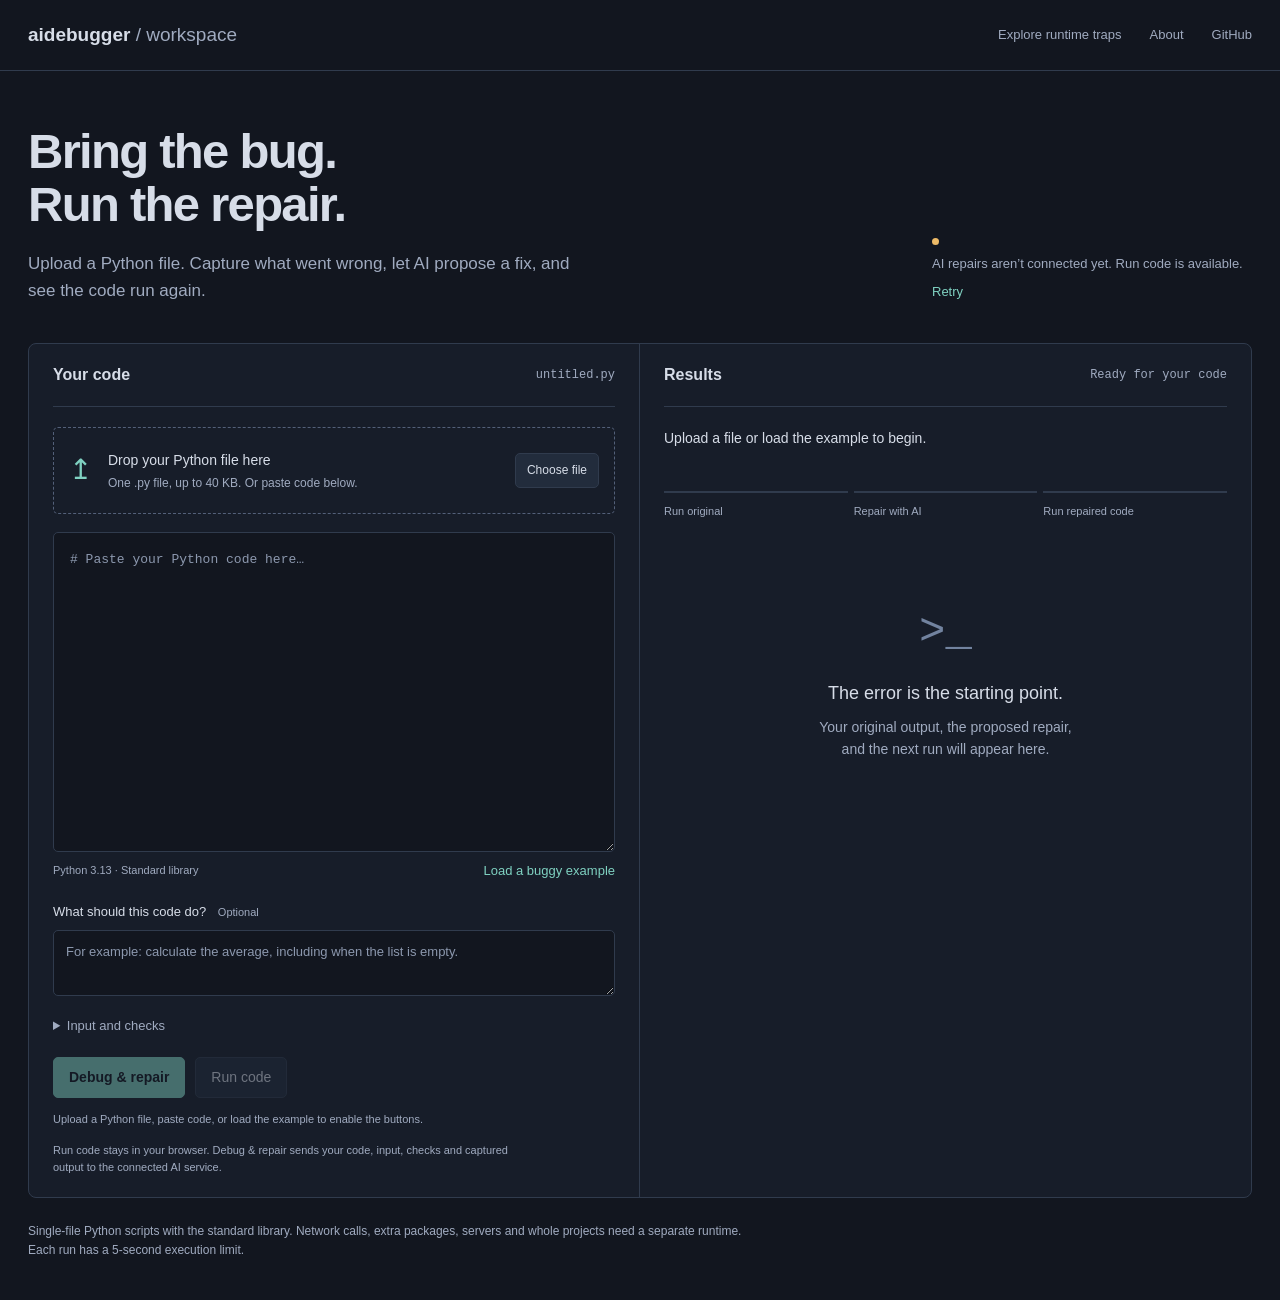
<file: docs/index.html>
<!doctype html>
<!-- Generated by scripts/build_workspace.py; edit docs/debug/index.html. -->
<html lang="en">
<head>
  <meta charset="utf-8">
  <meta name="viewport" content="width=device-width,initial-scale=1">
  <title>Debug your Python code · aidebugger</title>
  <meta name="description" content="Upload Python code, capture the error, repair it with AI, and run the result.">
  <link rel="stylesheet" href="debug/style.css">
  <script src="debug/config.js?v=cloud-ai-1"></script>
  <script type="module" src="debug/app.js?v=cloud-ai-1"></script>
</head>
<body>
  <header class="topbar">
    <a class="brand" href="./">aidebugger <span>/ workspace</span></a>
    <a href="./live/">Explore runtime traps</a>
    <a href="./about.html">About</a>
    <a href="https://github.com/riyadadlani02/aidebugger">GitHub</a>
  </header>
  <main>
    <div class="intro">
      <div><h1>Bring the bug.<br>Run the repair.</h1>
        <p>Upload a Python file. Capture what went wrong, let AI propose a fix, and see the code run again.</p></div>
      <div class="connection"><span class="indicator" id="connection-dot"></span><span id="connection">Checking AI connection…</span><button class="text-button" id="reconnect">Retry</button></div>
    </div>
    <div class="workspace">
      <section class="source-panel" aria-label="Your code">
        <div class="panel-heading"><h2>Your code</h2><span id="filename">untitled.py</span></div>
        <div class="upload" id="dropzone">
          <div class="upload-icon" aria-hidden="true">↥</div>
          <div><strong>Drop your Python file here</strong><p>One .py file, up to 40 KB. Or paste code below.</p></div>
          <label class="button secondary" for="file">Choose file</label>
          <input type="file" id="file" accept=".py,text/x-python" class="file-input">
        </div>
        <label class="sr-only" for="source">Python source code</label>
        <textarea id="source" class="code-editor" spellcheck="false" autocapitalize="off" autocomplete="off" placeholder="# Paste your Python code here…"></textarea>
        <div class="editor-footer"><span>Python 3.13 · Standard library</span><button id="example" class="text-button">Load a buggy example</button></div>
        <label class="field-label" for="goal">What should this code do? <span>Optional</span></label>
        <textarea id="goal" class="small-input" maxlength="2000" placeholder="For example: calculate the average, including when the list is empty."></textarea>
        <details class="inputs"><summary>Input and checks</summary>
          <label class="field-label" for="stdin">Standard input <span>One input() answer per line</span></label>
          <textarea id="stdin" class="small-input mono" maxlength="4000" spellcheck="false" placeholder="Answers your program reads from input()"></textarea>
          <label class="field-label" for="checks">Checks to run after the script <span>AI cannot edit these</span></label>
          <textarea id="checks" class="small-input mono" maxlength="8000" spellcheck="false" placeholder="assert average([2, 4]) == 3&#10;assert average([]) == 0"></textarea>
        </details>
        <div class="actions"><button id="debug" class="primary" disabled aria-describedby="action-hint">Debug &amp; repair</button><button id="run" class="secondary" disabled>Run code</button><button id="stop" class="danger" hidden>Stop</button></div>
        <p class="privacy" id="action-hint" role="status">Upload a Python file or paste code to enable the buttons.</p>
        <p class="privacy" id="privacy">Run code stays in your browser. Debug &amp; repair sends your code, input, checks and captured output to the connected AI service.</p>
      </section>
      <section class="results-panel" aria-label="Debugging results">
        <div class="panel-heading"><h2>Results</h2><span class="status" id="status">Ready for your code</span></div>
        <div id="message" role="status" aria-live="polite">Upload a file or load the example to begin.</div>
        <ol id="progress" class="progress" aria-label="Debugging progress"><li>Run original</li><li>Repair with AI</li><li>Run repaired code</li></ol>
        <div class="empty" id="empty"><div class="terminal-mark" aria-hidden="true">&gt;_</div><h3>The error is the starting point.</h3><p>Your original output, the proposed repair, and the next run will appear here.</p></div>
        <div id="results" hidden>
          <div id="runs"></div>
          <section class="repair" id="repair" hidden>
            <div class="result-heading"><h3>Proposed repair</h3><button id="download" class="text-button">Download .py</button></div>
            <p id="explanation"></p>
            <pre id="fixed-code" tabindex="0"></pre>
            <button id="use-fix" class="secondary">Use in editor</button>
          </section>
        </div>
      </section>
    </div>
    <footer>Single-file Python scripts with the standard library. Network calls, extra packages, servers and whole projects need a separate runtime. Each run has a 5-second execution limit.</footer>
  </main>
</body>
</html>
</file>
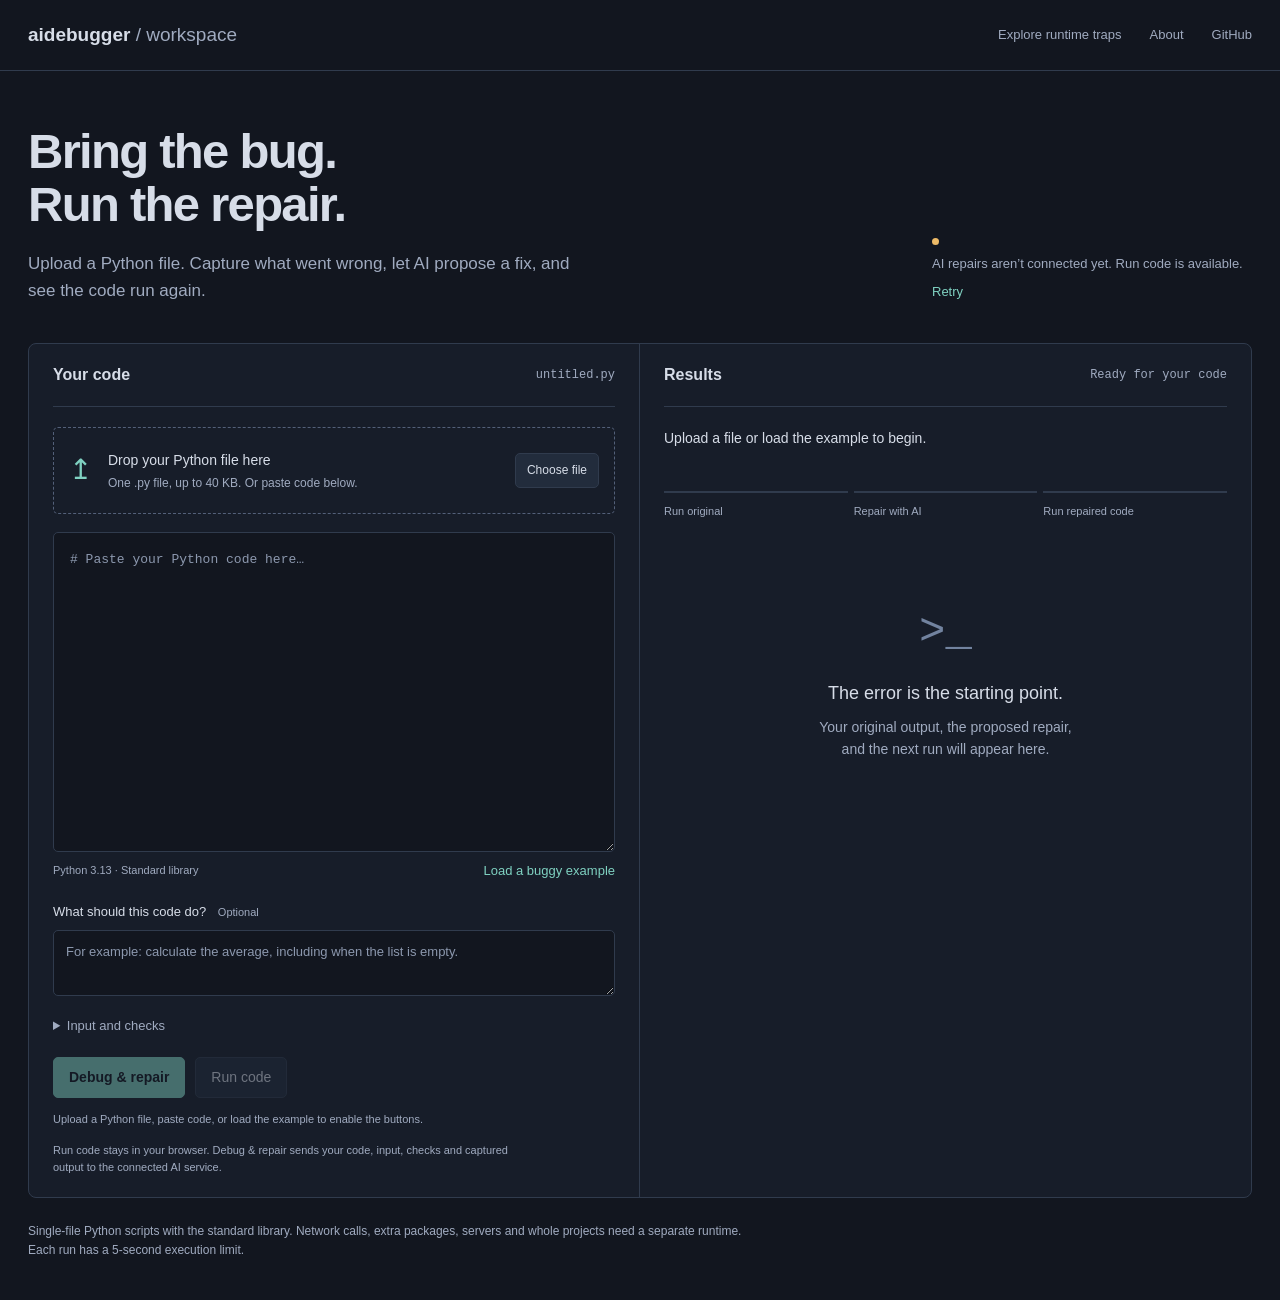
<file: docs/debug/index.html>
<!doctype html>
<html lang="en">
<head>
  <meta charset="utf-8">
  <meta name="viewport" content="width=device-width,initial-scale=1">
  <title>Debug your Python code · aidebugger</title>
  <meta name="description" content="Upload Python code, capture the error, repair it with AI, and run the result.">
  <link rel="stylesheet" href="style.css">
  <script src="config.js?v=cloud-ai-1"></script>
  <script type="module" src="app.js?v=cloud-ai-1"></script>
</head>
<body>
  <header class="topbar">
    <a class="brand" href="../">aidebugger <span>/ workspace</span></a>
    <a href="../live/">Explore runtime traps</a>
    <a href="../about.html">About</a>
    <a href="https://github.com/riyadadlani02/aidebugger">GitHub</a>
  </header>
  <main>
    <div class="intro">
      <div><h1>Bring the bug.<br>Run the repair.</h1>
        <p>Upload a Python file. Capture what went wrong, let AI propose a fix, and see the code run again.</p></div>
      <div class="connection"><span class="indicator" id="connection-dot"></span><span id="connection">Checking AI connection…</span><button class="text-button" id="reconnect">Retry</button></div>
    </div>
    <div class="workspace">
      <section class="source-panel" aria-label="Your code">
        <div class="panel-heading"><h2>Your code</h2><span id="filename">untitled.py</span></div>
        <div class="upload" id="dropzone">
          <div class="upload-icon" aria-hidden="true">↥</div>
          <div><strong>Drop your Python file here</strong><p>One .py file, up to 40 KB. Or paste code below.</p></div>
          <label class="button secondary" for="file">Choose file</label>
          <input type="file" id="file" accept=".py,text/x-python" class="file-input">
        </div>
        <label class="sr-only" for="source">Python source code</label>
        <textarea id="source" class="code-editor" spellcheck="false" autocapitalize="off" autocomplete="off" placeholder="# Paste your Python code here…"></textarea>
        <div class="editor-footer"><span>Python 3.13 · Standard library</span><button id="example" class="text-button">Load a buggy example</button></div>
        <label class="field-label" for="goal">What should this code do? <span>Optional</span></label>
        <textarea id="goal" class="small-input" maxlength="2000" placeholder="For example: calculate the average, including when the list is empty."></textarea>
        <details class="inputs"><summary>Input and checks</summary>
          <label class="field-label" for="stdin">Standard input <span>One input() answer per line</span></label>
          <textarea id="stdin" class="small-input mono" maxlength="4000" spellcheck="false" placeholder="Answers your program reads from input()"></textarea>
          <label class="field-label" for="checks">Checks to run after the script <span>AI cannot edit these</span></label>
          <textarea id="checks" class="small-input mono" maxlength="8000" spellcheck="false" placeholder="assert average([2, 4]) == 3&#10;assert average([]) == 0"></textarea>
        </details>
        <div class="actions"><button id="debug" class="primary" disabled aria-describedby="action-hint">Debug &amp; repair</button><button id="run" class="secondary" disabled>Run code</button><button id="stop" class="danger" hidden>Stop</button></div>
        <p class="privacy" id="action-hint" role="status">Upload a Python file or paste code to enable the buttons.</p>
        <p class="privacy" id="privacy">Run code stays in your browser. Debug &amp; repair sends your code, input, checks and captured output to the connected AI service.</p>
      </section>
      <section class="results-panel" aria-label="Debugging results">
        <div class="panel-heading"><h2>Results</h2><span class="status" id="status">Ready for your code</span></div>
        <div id="message" role="status" aria-live="polite">Upload a file or load the example to begin.</div>
        <ol id="progress" class="progress" aria-label="Debugging progress"><li>Run original</li><li>Repair with AI</li><li>Run repaired code</li></ol>
        <div class="empty" id="empty"><div class="terminal-mark" aria-hidden="true">&gt;_</div><h3>The error is the starting point.</h3><p>Your original output, the proposed repair, and the next run will appear here.</p></div>
        <div id="results" hidden>
          <div id="runs"></div>
          <section class="repair" id="repair" hidden>
            <div class="result-heading"><h3>Proposed repair</h3><button id="download" class="text-button">Download .py</button></div>
            <p id="explanation"></p>
            <pre id="fixed-code" tabindex="0"></pre>
            <button id="use-fix" class="secondary">Use in editor</button>
          </section>
        </div>
      </section>
    </div>
    <footer>Single-file Python scripts with the standard library. Network calls, extra packages, servers and whole projects need a separate runtime. Each run has a 5-second execution limit.</footer>
  </main>
</body>
</html>
</file>
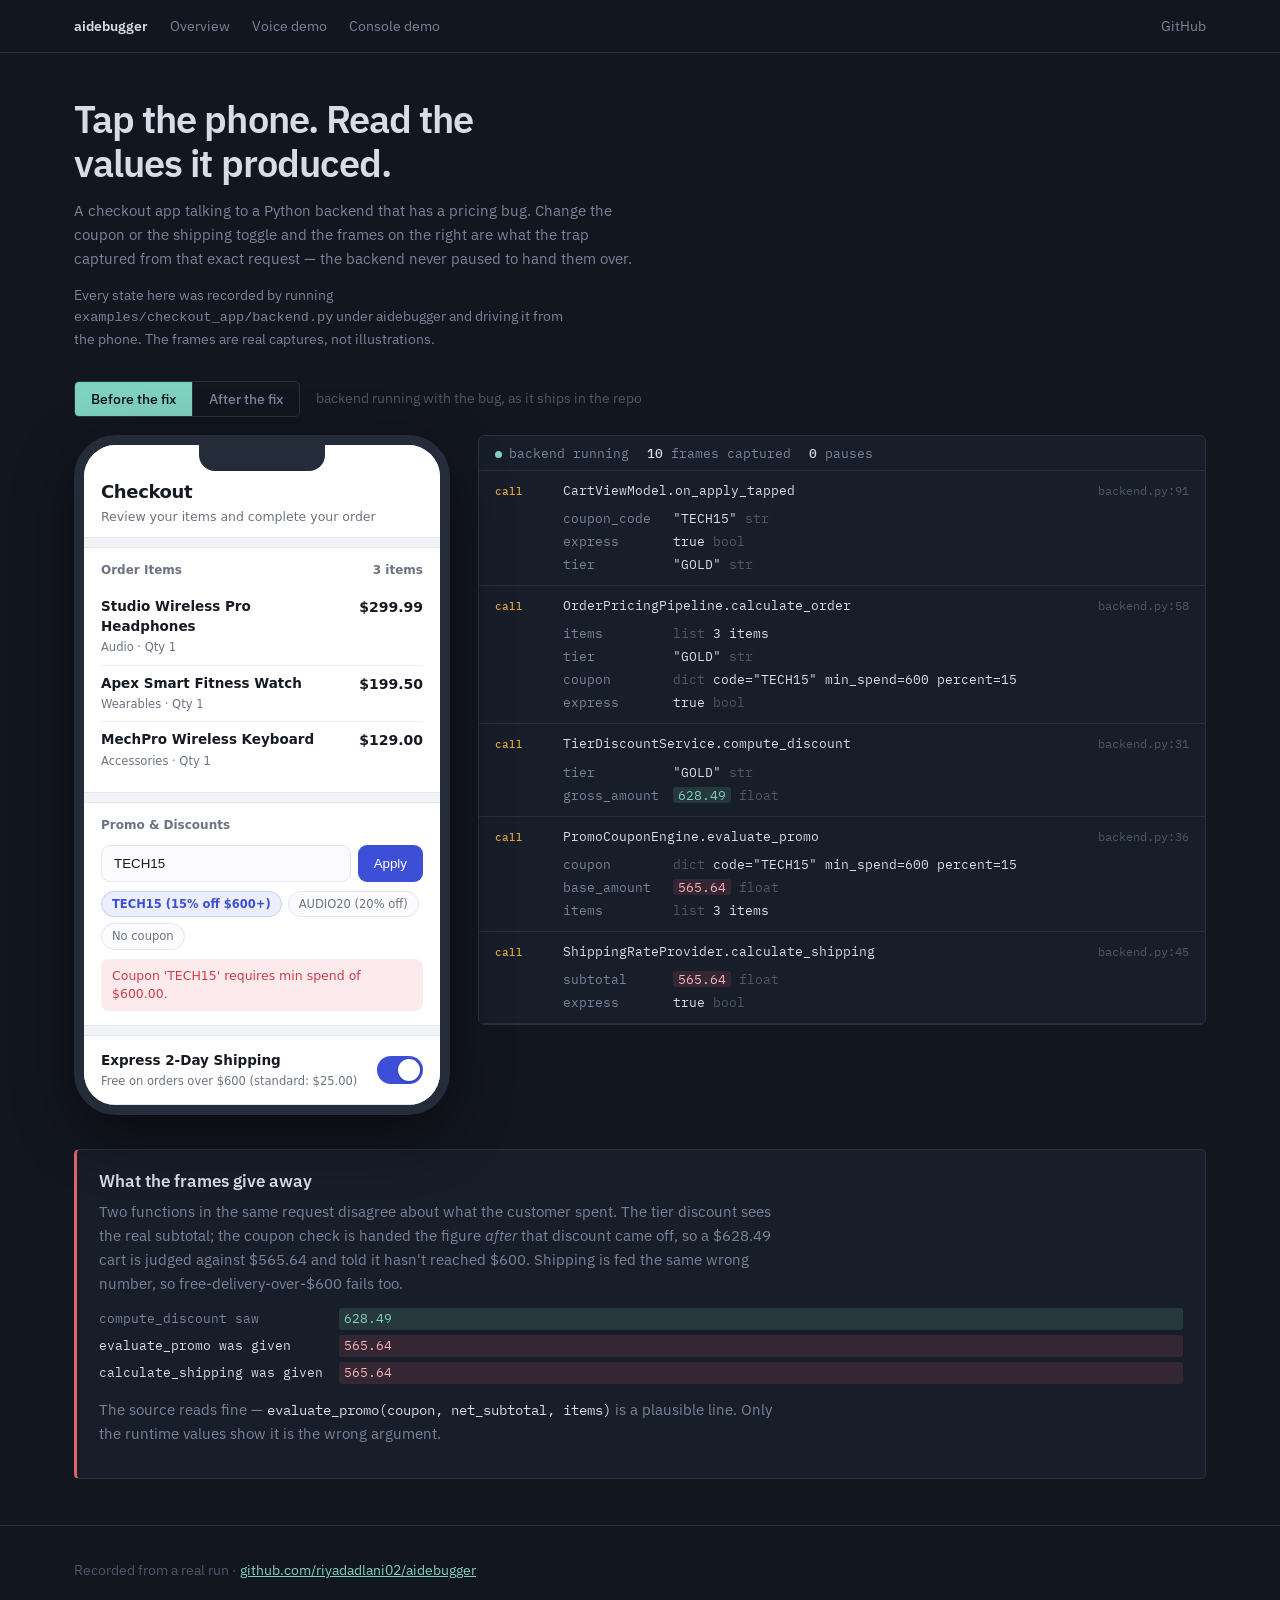
<file: docs/demo-phone/index.html>
<!doctype html>
<html lang="en">
<meta charset="utf-8">
<meta name="viewport" content="width=device-width,initial-scale=1">
<title>aidebugger — tap the phone, read the values</title>
<link rel="preconnect" href="https://fonts.gstatic.com" crossorigin>
<link href="https://fonts.googleapis.com/css2?family=IBM+Plex+Mono:wght@400;500&family=IBM+Plex+Sans:wght@400;500;600&display=swap" rel="stylesheet">
<style>
  :root{
    --ink:#12161f; --ink2:#171d29; --line:#28313f; --text:#d7dde8; --dim:#79839a;
    --faint:#4d5768; --live:#7fd1c1; --call:#e0a33e; --return:#3fb8a0; --bad:#e0656f;
    --sans:"IBM Plex Sans",ui-sans-serif,system-ui,-apple-system,sans-serif;
    --mono:"IBM Plex Mono",ui-monospace,SFMono-Regular,Menlo,monospace;
  }
  *{box-sizing:border-box}
  body{margin:0;background:var(--ink);color:var(--text);font:15px/1.6 var(--sans)}
  .wrap{max-width:1180px;margin:0 auto;padding:0 24px}
  a{color:var(--live)}
  nav{border-bottom:1px solid var(--line)}
  nav .wrap{display:flex;gap:22px;align-items:center;padding:15px 24px;font-size:14px}
  nav .logo{font-weight:600}
  nav a{color:var(--dim);text-decoration:none}
  nav a:hover{color:var(--text)}
  nav .sp{margin-left:auto}

  header.top{padding:44px 0 30px}
  h1{font:600 clamp(26px,3.6vw,38px)/1.15 var(--sans);letter-spacing:-.025em;margin:0;max-width:22ch}
  header.top p{color:var(--dim);max-width:64ch;margin:14px 0 0}
  .note{color:var(--faint);font-size:13.5px;margin-top:10px}

  .stage{display:grid;grid-template-columns:376px 1fr;gap:28px;padding-bottom:34px;align-items:start}
  .fixbar{display:flex;align-items:center;gap:16px;margin:0 0 18px;flex-wrap:wrap}
  .seg{display:inline-flex;border:1px solid var(--line);border-radius:5px;overflow:hidden}
  .seg button{background:transparent;border:0;border-right:1px solid var(--line);
    color:var(--dim);font:500 14px/1 var(--sans);padding:10px 16px;cursor:pointer}
  .seg button:last-child{border-right:0}
  .seg button:hover{color:var(--text)}
  .seg button[aria-pressed=true]{background:var(--live);color:#0e1219}
  .seg button:focus-visible{outline:2px solid var(--live);outline-offset:2px}
  .segnote{color:var(--faint);font-size:13.5px}

  /* phone */
  .phone{border:10px solid #242b39;border-radius:42px;background:#f2f3f7;overflow:hidden;
         box-shadow:0 20px 60px rgba(0,0,0,.45);position:relative}
  .notch{position:absolute;top:0;left:50%;transform:translateX(-50%);width:126px;height:26px;
         background:#242b39;border-radius:0 0 16px 16px;z-index:3}
  .screen{height:660px;overflow-y:auto;background:#f2f3f7;color:#161a22;
          font:14px/1.45 -apple-system,BlinkMacSystemFont,"SF Pro Text",system-ui,sans-serif}
  .screen header{padding:34px 17px 11px;background:#fff;border-bottom:1px solid #e6e8ef}
  .screen h2{margin:0;font-size:18px;font-weight:650;letter-spacing:-.02em;color:#161a22}
  .screen header p{margin:3px 0 0;color:#6b7280;font-size:12.5px}
  .sec{background:#fff;margin:9px 0;padding:14px 17px;border-top:1px solid #e6e8ef;
       border-bottom:1px solid #e6e8ef}
  .sec h3{margin:0 0 10px;font-size:12px;font-weight:600;color:#6b7280;display:flex;
          justify-content:space-between}
  .it{display:flex;justify-content:space-between;gap:10px;padding:8px 0;border-bottom:1px solid #eef0f5}
  .it:last-child{border-bottom:0}
  .it b{display:block;font-weight:550;font-size:13.5px}
  .it small{color:#6b7280;font-size:11.5px}
  .it span{font-variant-numeric:tabular-nums;font-weight:550}
  .cprow{display:flex;gap:7px}
  .cprow input{flex:1;min-width:0;padding:10px 12px;border:1px solid #e6e8ef;border-radius:9px;
    font:14px inherit;background:#fbfbfd;color:#161a22}
  .cprow button{border:0;border-radius:9px;padding:10px 16px;font:600 14px inherit;
    background:#3d4fd6;color:#fff;cursor:pointer}
  .chips{display:flex;gap:6px;margin-top:9px;flex-wrap:wrap}
  .chip{border:1px solid #e6e8ef;background:#fbfbfd;border-radius:20px;padding:4px 10px;
        font-size:11.5px;color:#6b7280;cursor:pointer}
  .chip.on{background:#eceefb;border-color:#c9cff5;color:#3d4fd6;font-weight:600}
  .msg{margin-top:9px;padding:8px 11px;border-radius:8px;font-size:12.5px}
  .msg.err{background:#fdeaec;color:#d23b4e}
  .msg.ok{background:#e6f6ef;color:#0f9d6b}
  .tg{display:flex;justify-content:space-between;align-items:center;gap:12px;cursor:pointer}
  .tg b{font-size:13.5px} .tg p{margin:2px 0 0;color:#6b7280;font-size:11.5px}
  .sw{width:46px;height:28px;border-radius:20px;background:#d5d8e3;position:relative;flex:none;
      transition:background .18s}
  .sw::after{content:"";position:absolute;top:3px;left:3px;width:22px;height:22px;border-radius:50%;
             background:#fff;box-shadow:0 1px 3px rgba(0,0,0,.25);transition:transform .18s}
  .sw.on{background:#3d4fd6} .sw.on::after{transform:translateX(18px)}
  .r{display:flex;justify-content:space-between;padding:5px 0;font-size:13.5px;color:#6b7280}
  .r span:last-child{font-variant-numeric:tabular-nums;color:#161a22}
  .r .off{color:#0f9d6b}
  .r.tot{border-top:1px solid #e6e8ef;margin-top:7px;padding-top:10px;font-size:15px;
         font-weight:650;color:#161a22}
  .r.tot span:last-child{color:#3d4fd6}

  /* console */
  .console{border:1px solid var(--line);border-radius:6px;background:var(--ink2);overflow:hidden}
  .console .bar{padding:11px 16px;border-bottom:1px solid var(--line);display:flex;gap:18px;
                align-items:center;font:400 12.5px/1 var(--mono);color:var(--dim)}
  .console .bar b{color:var(--text);font-weight:500}
  .dot{width:7px;height:7px;border-radius:50%;background:var(--live);display:inline-block;
       margin-right:7px;animation:beat 1.8s ease-in-out infinite}
  @keyframes beat{0%,100%{opacity:1}50%{opacity:.25}}
  .frames{max-height:600px;overflow-y:auto}
  .fr{border-bottom:1px solid var(--line);padding:11px 16px}
  .fr-h{display:grid;grid-template-columns:56px 1fr auto;gap:12px;align-items:baseline}
  .kind{font:500 11px/1.4 var(--mono);color:var(--call)}
  .kind.return{color:var(--return)}
  .sym{font:400 13px/1.4 var(--mono);word-break:break-all}
  .where{font:400 11.5px/1.4 var(--mono);color:var(--faint);white-space:nowrap}
  .kv{display:grid;grid-template-columns:minmax(96px,auto) 1fr;gap:3px 14px;margin:8px 0 0 68px;
      font:400 12.5px/1.6 var(--mono)}
  .k{color:var(--dim)} .v{color:var(--text);word-break:break-all}
  .v .t{color:var(--faint)}
  .hot{background:rgba(224,101,111,.14);border-radius:3px;padding:0 5px;color:#ffb3b9}
  .warm{background:rgba(127,209,193,.14);border-radius:3px;padding:0 5px;color:var(--live)}

  .tell{border:1px solid var(--line);border-left:3px solid var(--bad);border-radius:5px;
        background:var(--ink2);padding:20px 22px;margin:0 0 46px}
  .tell h3{margin:0 0 8px;font:600 17px/1.3 var(--sans)}
  .tell p{margin:0 0 12px;color:var(--dim);max-width:76ch}
  .tell code{font-family:var(--mono);color:var(--text);font-size:13.5px}
  .tell .pair{display:grid;grid-template-columns:auto 1fr;gap:5px 16px;font:400 13px/1.7 var(--mono);
              margin-top:10px}
  .tell .pair span:first-child{color:var(--dim)}
  footer{padding:34px 0 60px;color:var(--faint);font-size:13.5px;border-top:1px solid var(--line)}
  @media (max-width:900px){.stage{grid-template-columns:1fr}.phone{max-width:376px}}
</style>

<nav><div class="wrap">
  <span class="logo">aidebugger</span>
  <a href="../">Overview</a>
  <a href="../demo-voice/">Voice demo</a>
  <a href="../demo/">Console demo</a>
  <span class="sp"></span>
  <a href="https://github.com/riyadadlani02/aidebugger">GitHub</a>
</div></nav>

<div class="wrap">
  <header class="top">
    <h1>Tap the phone. Read the values it produced.</h1>
    <p>A checkout app talking to a Python backend that has a pricing bug. Change the coupon or the
       shipping toggle and the frames on the right are what the trap captured from that exact
       request — the backend never paused to hand them over.</p>
    <p class="note">Every state here was recorded by running
       <code>examples/checkout_app/backend.py</code> under aidebugger and driving it from the phone.
       The frames are real captures, not illustrations.</p>
  </header>

  <div class="fixbar">
    <div class="seg" role="group" aria-label="Which version of the backend">
      <button id="segBroken" aria-pressed="true">Before the fix</button>
      <button id="segFixed" aria-pressed="false">After the fix</button>
    </div>
    <span class="segnote" id="segnote"></span>
  </div>

  <div class="stage">
    <div class="phone">
      <div class="notch"></div>
      <div class="screen">
        <header><h2>Checkout</h2><p>Review your items and complete your order</p></header>
        <div class="sec">
          <h3>Order Items <span id="count"></span></h3>
          <div id="items"></div>
        </div>
        <div class="sec">
          <h3>Promo &amp; Discounts</h3>
          <div class="cprow">
            <input id="code" type="text" value="TECH15" readonly>
            <button id="apply">Apply</button>
          </div>
          <div class="chips">
            <span class="chip" data-code="TECH15">TECH15 (15% off $600+)</span>
            <span class="chip" data-code="AUDIO20">AUDIO20 (20% off)</span>
            <span class="chip" data-code="">No coupon</span>
          </div>
          <div class="msg" id="msg"></div>
        </div>
        <div class="sec">
          <div class="tg" id="expressRow">
            <div><b>Express 2-Day Shipping</b><p>Free on orders over $600 (standard: $25.00)</p></div>
            <div class="sw on" id="sw"></div>
          </div>
        </div>
        <div class="sec">
          <h3>Payment Summary</h3>
          <div id="summary"></div>
        </div>
      </div>
    </div>

    <div class="console">
      <div class="bar">
        <span><i class="dot"></i>backend running</span>
        <span><b id="nframes">0</b> frames captured</span>
        <span><b>0</b> pauses</span>
      </div>
      <div class="frames" id="frames"></div>
    </div>
  </div>

  <div class="tell">
    <h3 id="tellHead">What the frames give away</h3>
    <p id="tellBody"></p>
    <div class="pair" id="tell"></div>
    <p style="margin-top:14px" id="tellFoot"></p>
  </div>
</div>

<footer><div class="wrap">
  Recorded from a real run · <a href="https://github.com/riyadadlani02/aidebugger">github.com/riyadadlani02/aidebugger</a>
</div></footer>

<script>
const $ = id => document.getElementById(id);
const money = n => '$' + Number(n).toFixed(2);
const esc = s => String(s).replace(/[<>&]/g, c => ({'<':'&lt;','>':'&gt;','&':'&amp;'}[c]));
let DATA = null, coupon = 'TECH15', express = 1, fixed = false;

const BROKEN_PALETTE = {'base_amount': 'hot', 'subtotal': 'hot', 'gross_amount': 'warm'};
const FIXED_PALETTE = {'base_amount': 'warm', 'subtotal': 'warm', 'gross_amount': 'warm'};
let HOT = BROKEN_PALETTE;

function shortSym(s){ return s.split('.').slice(-2).join('.'); }

function renderValue(name, v){
  if (v.value === '«redacted»') return '<span class="v">redacted</span>';
  if (v.isPrimitive){
    const cls = HOT[name];
    const txt = esc(JSON.stringify(v.value));
    return `<span class="v">${cls ? `<span class="${cls}">${txt}</span>` : txt} <span class="t">${esc(v.type)}</span></span>`;
  }
  if (v.value && typeof v.value === 'object'){
    const inner = Array.isArray(v.value)
      ? `${v.value.length} items`
      : Object.entries(v.value).map(([k, s]) => `${esc(k)}=${esc(JSON.stringify(s.value ?? s.type))}`).join('  ');
    return `<span class="v"><span class="t">${esc(v.type)}</span> ${esc(inner).slice(0, 150)}</span>`;
  }
  return `<span class="v"><span class="t">${esc(v.type)}</span></span>`;
}

function paint(){
  HOT = fixed ? FIXED_PALETTE : BROKEN_PALETTE;
  const source = fixed ? DATA.fixedStates : DATA.states;
  const st = source[`${coupon}|${express}`];
  $('segBroken').setAttribute('aria-pressed', String(!fixed));
  $('segFixed').setAttribute('aria-pressed', String(fixed));
  $('segnote').textContent = fixed
    ? 'backend running with the two-argument repair applied'
    : 'backend running with the bug, as it ships in the repo';
  const r = st.response;

  $('code').value = coupon;
  document.querySelectorAll('.chip').forEach(c => c.classList.toggle('on', c.dataset.code === coupon));
  $('sw').classList.toggle('on', !!express);

  $('count').textContent = `${r.items.length} items`;
  $('items').innerHTML = r.items.map(i => `<div class="it"><div><b>${esc(i.name)}</b>
      <small>${esc(i.cat)} · Qty ${i.qty}</small></div><span>${money(i.price * i.qty)}</span></div>`).join('');

  const msg = $('msg');
  msg.className = 'msg ' + (r.promoError ? 'err' : (r.promoDiscount ? 'ok' : ''));
  msg.textContent = r.promoError || (r.promoDiscount ? `Coupon applied — ${money(r.promoDiscount)} off` : '');
  msg.style.display = msg.textContent ? 'block' : 'none';

  $('summary').innerHTML = `
    <div class="r"><span>Gross Subtotal</span><span>${money(r.grossSubtotal)}</span></div>
    <div class="r"><span>Member Discount (${esc(r.tier)} Tier)</span><span class="off">−${money(r.memberDiscount)}</span></div>
    <div class="r"><span>Promo Discount${r.promoDiscount ? '' : ' (None)'}</span><span class="${r.promoDiscount ? 'off' : ''}">${r.promoDiscount ? '−' + money(r.promoDiscount) : money(0)}</span></div>
    <div class="r"><span>Estimated Tax (8.5%)</span><span>${money(r.tax)}</span></div>
    <div class="r"><span>Shipping</span><span>${money(r.shipping)}</span></div>
    <div class="r tot"><span>Total Amount Due</span><span>${money(r.total)}</span></div>`;

  const calls = st.events.filter(e => e.kind === 'call');
  $('nframes').textContent = st.events.length;
  $('frames').innerHTML = calls.map(ev => `
    <div class="fr">
      <div class="fr-h">
        <span class="kind ${ev.kind}">${ev.kind}</span>
        <span class="sym">${esc(shortSym(ev.symbol))}</span>
        <span class="where">${esc((ev.where || '').split('/').pop())}</span>
      </div>
      <div class="kv">${Object.entries(ev.locals || {}).map(([k, v]) =>
        `<div class="k">${esc(k)}</div>${renderValue(k, v)}`).join('')}</div>
    </div>`).join('');

  const find = (sym, key) => {
    const ev = calls.find(e => e.symbol.endsWith(sym));
    return ev && ev.locals[key] ? ev.locals[key].value : null;
  };
  const gross = find('compute_discount', 'gross_amount');
  const base = find('evaluate_promo', 'base_amount');
  const ship = find('calculate_shipping', 'subtotal');
  const vcls = fixed ? 'warm' : 'hot';
  $('tell').innerHTML = [
    ['compute_discount saw', gross, 'warm'],
    ['evaluate_promo was given', base, vcls],
    ['calculate_shipping was given', ship, vcls],
  ].filter(([, v]) => v != null)
   .map(([label, v, cls]) => `<span>${label}</span><span class="${cls}">${v}</span>`).join('');

  document.querySelector('.tell').style.borderLeftColor = fixed ? 'var(--live)' : 'var(--bad)';
  $('tellHead').textContent = fixed
    ? 'What the frames confirm' : 'What the frames give away';
  $('tellBody').innerHTML = fixed
    ? `Every function in the request now sees the same figure. The coupon is judged on what the
       customer actually spent, so it applies, and free delivery applies with it. The proof is the
       same trap that found the bug — re-armed and re-read, no new tooling.`
    : `Two functions in the same request disagree about what the customer spent. The tier discount
       sees the real subtotal; the coupon check is handed the figure <em>after</em> that discount
       came off, so a $628.49 cart is judged against $565.64 and told it hasn't reached $600.
       Shipping is fed the same wrong number, so free-delivery-over-$600 fails too.`;
  $('tellFoot').innerHTML = fixed
    ? `The repair is two arguments: <code>net_subtotal</code> to <code>gross_subtotal</code>, in
       both calls. Run the backend with <code>CHECKOUT_FIXED=1</code> to reproduce this side.`
    : `The source reads fine — <code>evaluate_promo(coupon, net_subtotal, items)</code> is a
       plausible line. Only the runtime values show it is the wrong argument.`;
}

$('apply').onclick = paint;
$('expressRow').onclick = () => { express = express ? 0 : 1; paint(); };
document.querySelectorAll('.chip').forEach(c =>
  c.onclick = () => { coupon = c.dataset.code; paint(); });
$('segBroken').onclick = () => { fixed = false; paint(); };
$('segFixed').onclick = () => { fixed = true; paint(); };

fetch('timeline.json').then(r => r.json()).then(d => { DATA = d; paint(); });
</script>
</html>
</file>
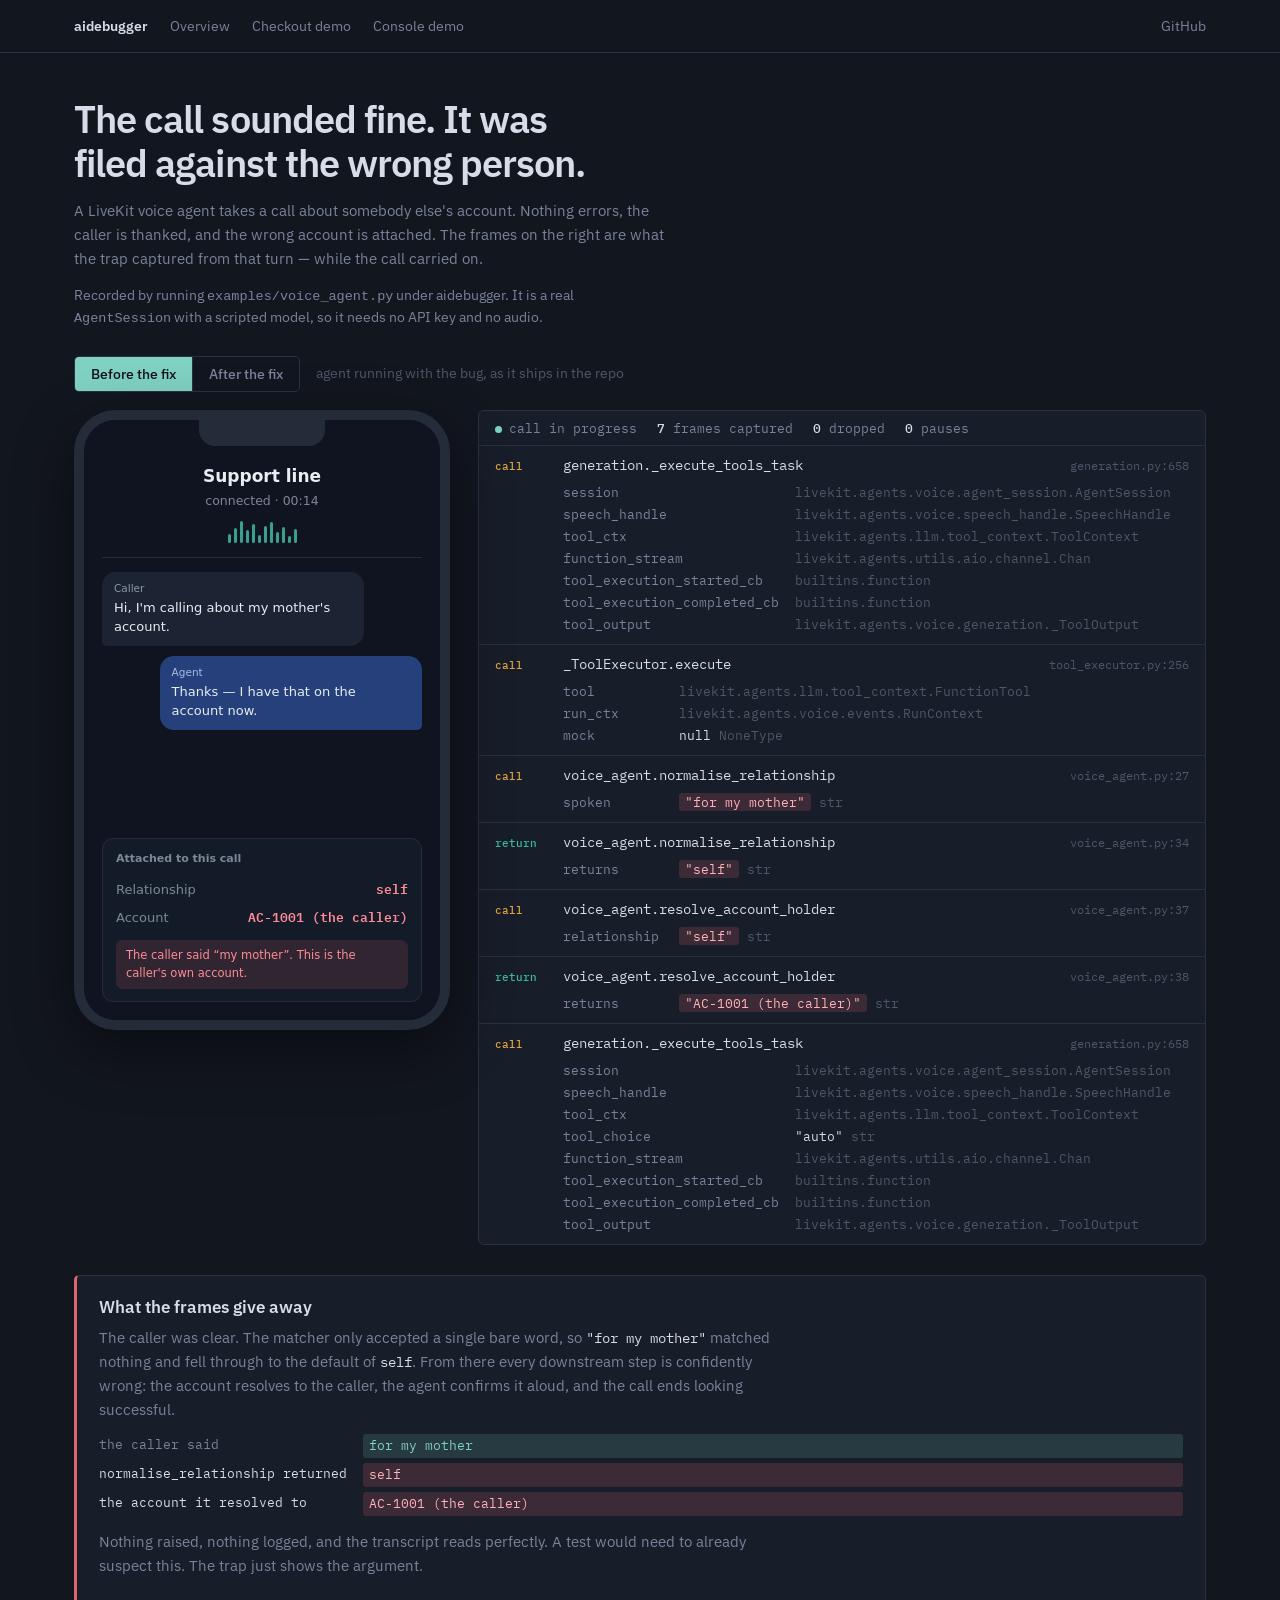
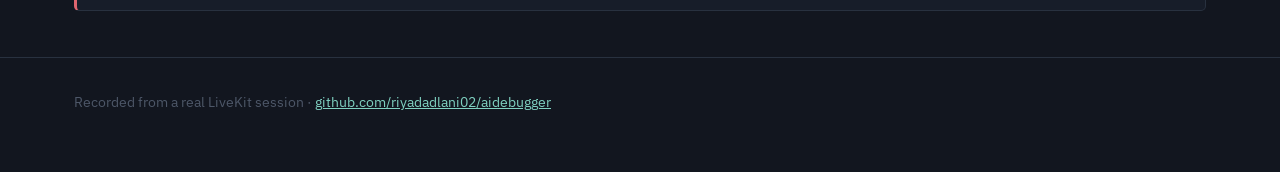
<file: docs/demo-voice/index.html>
<!doctype html>
<html lang="en">
<meta charset="utf-8">
<meta name="viewport" content="width=device-width,initial-scale=1">
<title>aidebugger — a voice agent on the wrong account</title>
<link rel="preconnect" href="https://fonts.gstatic.com" crossorigin>
<link href="https://fonts.googleapis.com/css2?family=IBM+Plex+Mono:wght@400;500&family=IBM+Plex+Sans:wght@400;500;600&display=swap" rel="stylesheet">
<style>
  :root{
    --ink:#12161f; --ink2:#171d29; --line:#28313f; --text:#d7dde8; --dim:#79839a;
    --faint:#4d5768; --live:#7fd1c1; --call:#e0a33e; --return:#3fb8a0; --bad:#e0656f;
    --sans:"IBM Plex Sans",ui-sans-serif,system-ui,-apple-system,sans-serif;
    --mono:"IBM Plex Mono",ui-monospace,SFMono-Regular,Menlo,monospace;
  }
  *{box-sizing:border-box}
  body{margin:0;background:var(--ink);color:var(--text);font:15px/1.6 var(--sans)}
  .wrap{max-width:1180px;margin:0 auto;padding:0 24px}
  a{color:var(--live)}
  nav{border-bottom:1px solid var(--line)}
  nav .wrap{display:flex;gap:22px;align-items:center;padding:15px 24px;font-size:14px}
  nav .logo{font-weight:600}
  nav a{color:var(--dim);text-decoration:none}
  nav a:hover{color:var(--text)}
  nav .sp{margin-left:auto}

  header.top{padding:44px 0 26px}
  h1{font:600 clamp(26px,3.6vw,38px)/1.15 var(--sans);letter-spacing:-.025em;margin:0;max-width:24ch}
  header.top p{color:var(--dim);max-width:66ch;margin:14px 0 0}
  .note{color:var(--faint);font-size:13.5px;margin-top:10px}

  .fixbar{display:flex;align-items:center;gap:16px;margin:0 0 18px;flex-wrap:wrap}
  .seg{display:inline-flex;border:1px solid var(--line);border-radius:5px;overflow:hidden}
  .seg button{background:transparent;border:0;border-right:1px solid var(--line);color:var(--dim);
    font:500 14px/1 var(--sans);padding:10px 16px;cursor:pointer}
  .seg button:last-child{border-right:0}
  .seg button:hover{color:var(--text)}
  .seg button[aria-pressed=true]{background:var(--live);color:#0e1219}
  .seg button:focus-visible{outline:2px solid var(--live);outline-offset:2px}
  .segnote{color:var(--faint);font-size:13.5px}

  .stage{display:grid;grid-template-columns:376px 1fr;gap:28px;padding-bottom:30px;align-items:start}

  /* phone: a call in progress */
  .phone{border:10px solid #242b39;border-radius:42px;background:#0f1420;overflow:hidden;
         box-shadow:0 20px 60px rgba(0,0,0,.45);position:relative}
  .notch{position:absolute;top:0;left:50%;transform:translateX(-50%);width:126px;height:26px;
         background:#242b39;border-radius:0 0 16px 16px;z-index:3}
  .screen{height:600px;background:#0f1420;color:#e8ecf3;padding:44px 18px 18px;
          font:14px/1.5 -apple-system,BlinkMacSystemFont,"SF Pro Text",system-ui,sans-serif;
          display:flex;flex-direction:column}
  .callhd{text-align:center;padding-bottom:14px;border-bottom:1px solid #222c3c}
  .callhd .who{font-size:17px;font-weight:600}
  .callhd .st{color:#7d8798;font-size:12.5px;margin-top:3px}
  .wave{display:flex;gap:3px;justify-content:center;align-items:flex-end;height:22px;margin-top:10px}
  .wave i{width:3px;background:#3fb8a0;border-radius:2px;display:block;opacity:.85}
  .turns{flex:1;overflow:hidden;padding:14px 0;display:flex;flex-direction:column;gap:10px}
  .b{max-width:82%;padding:9px 12px;border-radius:14px;font-size:13px;line-height:1.45}
  .b.caller{background:#1c2433;align-self:flex-start;border-bottom-left-radius:5px}
  .b.agent{background:#25407a;align-self:flex-end;border-bottom-right-radius:5px}
  .b .lbl{display:block;font-size:10.5px;color:#8b95a8;margin-bottom:3px}
  .b.agent .lbl{color:#a8bde8}
  .rec{border:1px solid #222c3c;border-radius:11px;padding:12px 13px;background:#141b28}
  .rec h5{margin:0 0 9px;font-size:11px;color:#7d8798;font-weight:600}
  .rec .row{display:flex;justify-content:space-between;gap:10px;padding:4px 0;font-size:13px}
  .rec .row span:first-child{color:#7d8798}
  .rec .row b{font-weight:600;font-family:var(--mono);font-size:12.5px}
  .rec .row b.wrong{color:#ff8b95}
  .rec .row b.right{color:#5fd3b6}
  .flag{margin-top:9px;font-size:11.5px;padding:7px 10px;border-radius:7px}
  .flag.bad{background:rgba(224,101,111,.14);color:#ff8b95}
  .flag.ok{background:rgba(127,209,193,.14);color:#5fd3b6}

  /* console */
  .console{border:1px solid var(--line);border-radius:6px;background:var(--ink2);overflow:hidden}
  .console .bar{padding:11px 16px;border-bottom:1px solid var(--line);display:flex;gap:20px;
                align-items:center;font:400 12.5px/1 var(--mono);color:var(--dim)}
  .console .bar b{color:var(--text);font-weight:500}
  .dot{width:7px;height:7px;border-radius:50%;background:var(--live);display:inline-block;
       margin-right:7px}
  .fr{border-bottom:1px solid var(--line);padding:10px 16px}
  .fr:last-child{border-bottom:0}
  .fr-h{display:grid;grid-template-columns:56px 1fr auto;gap:12px;align-items:baseline}
  .kind{font:500 11px/1.4 var(--mono);color:var(--call)}
  .kind.return{color:var(--return)}
  .sym{font:400 13.5px/1.4 var(--mono);word-break:break-all}
  .where{font:400 11.5px/1.4 var(--mono);color:var(--faint);white-space:nowrap}
  .kv{display:grid;grid-template-columns:minmax(100px,auto) 1fr;gap:2px 16px;margin:7px 0 0 68px;
      font:400 12.5px/1.6 var(--mono)}
  .k{color:var(--dim)} .v{color:var(--text);word-break:break-all}
  .v .t{color:var(--faint)}
  .hot{background:rgba(224,101,111,.18);border-radius:3px;padding:1px 6px;color:#ffb3b9}
  .warm{background:rgba(127,209,193,.16);border-radius:3px;padding:1px 6px;color:var(--live)}

  .tell{border:1px solid var(--line);border-left:3px solid var(--bad);border-radius:5px;
        background:var(--ink2);padding:20px 22px;margin:0 0 46px}
  .tell h3{margin:0 0 8px;font:600 17px/1.3 var(--sans)}
  .tell p{margin:0 0 12px;color:var(--dim);max-width:78ch}
  .tell code{font-family:var(--mono);color:var(--text);font-size:13.5px}
  .tell .pair{display:grid;grid-template-columns:auto 1fr;gap:5px 16px;font:400 13px/1.7 var(--mono);
              margin-top:10px}
  .tell .pair span:first-child{color:var(--dim)}
  footer{padding:34px 0 60px;color:var(--faint);font-size:13.5px;border-top:1px solid var(--line)}
  @media (max-width:900px){.stage{grid-template-columns:1fr}.phone{max-width:376px}}
</style>

<nav><div class="wrap">
  <span class="logo">aidebugger</span>
  <a href="../">Overview</a>
  <a href="../demo-phone/">Checkout demo</a>
  <a href="../demo/">Console demo</a>
  <span class="sp"></span>
  <a href="https://github.com/riyadadlani02/aidebugger">GitHub</a>
</div></nav>

<div class="wrap">
  <header class="top">
    <h1>The call sounded fine. It was filed against the wrong person.</h1>
    <p>A LiveKit voice agent takes a call about somebody else's account. Nothing errors, the
       caller is thanked, and the wrong account is attached. The frames on the right are what
       the trap captured from that turn — while the call carried on.</p>
    <p class="note">Recorded by running <code>examples/voice_agent.py</code> under aidebugger. It is a
       real <code>AgentSession</code> with a scripted model, so it needs no API key and no audio.</p>
  </header>

  <div class="fixbar">
    <div class="seg" role="group" aria-label="Which version of the agent">
      <button id="segBroken" aria-pressed="true">Before the fix</button>
      <button id="segFixed" aria-pressed="false">After the fix</button>
    </div>
    <span class="segnote" id="segnote"></span>
  </div>

  <div class="stage">
    <div class="phone">
      <div class="notch"></div>
      <div class="screen">
        <div class="callhd">
          <div class="who">Support line</div>
          <div class="st">connected · 00:14</div>
          <div class="wave" id="wave"></div>
        </div>
        <div class="turns">
          <div class="b caller"><span class="lbl">Caller</span>Hi, I'm calling about my mother's
            account.</div>
          <div class="b agent"><span class="lbl">Agent</span>Thanks — I have that on the account
            now.</div>
        </div>
        <div class="rec">
          <h5>Attached to this call</h5>
          <div class="row"><span>Relationship</span><b id="relv"></b></div>
          <div class="row"><span>Account</span><b id="accv"></b></div>
          <div class="flag" id="flag"></div>
        </div>
      </div>
    </div>

    <div class="console">
      <div class="bar"><span><i class="dot"></i>call in progress</span>
        <span><b id="nf">0</b> frames captured</span><span><b>0</b> dropped</span>
        <span><b>0</b> pauses</span></div>
      <div id="frames"></div>
    </div>
  </div>

  <div class="tell">
    <h3 id="tellHead"></h3>
    <p id="tellBody"></p>
    <div class="pair" id="tell"></div>
    <p style="margin-top:14px" id="tellFoot"></p>
  </div>
</div>

<footer><div class="wrap">
  Recorded from a real LiveKit session ·
  <a href="https://github.com/riyadadlani02/aidebugger">github.com/riyadadlani02/aidebugger</a>
</div></footer>

<script>
const $ = id => document.getElementById(id);
const esc = s => String(s).replace(/[<>&]/g, c => ({'<':'&lt;','>':'&gt;','&':'&amp;'}[c]));
let DATA = null, fixed = false;

$('wave').innerHTML = [9,15,22,13,19,8,17,21,11,16,7,14]
  .map(h => `<i style="height:${h}px"></i>`).join('');

const HOTKEYS = ['spoken', 'relationship'];

function renderValue(name, v, hot){
  if (v.isPrimitive){
    const cls = HOTKEYS.includes(name) ? (hot ? 'hot' : 'warm') : '';
    const txt = esc(JSON.stringify(v.value));
    return `<span class="v">${cls ? `<span class="${cls}">${txt}</span>` : txt}
      <span class="t">${esc(v.type)}</span></span>`;
  }
  return `<span class="v"><span class="t">${esc(v.type)}</span></span>`;
}

function shortSym(s){ return s.split('.').slice(-2).join('.'); }

function paint(){
  const st = fixed ? DATA.fixed : DATA.broken;
  const hot = !fixed;
  $('segBroken').setAttribute('aria-pressed', String(!fixed));
  $('segFixed').setAttribute('aria-pressed', String(fixed));
  $('segnote').textContent = fixed
    ? 'agent running with the repaired matcher'
    : 'agent running with the bug, as it ships in the repo';

  const out = (st.transcript.find(l => l.startsWith('[out ]')) || '');
  const rel = (out.match(/relationship=(\S+)/) || [, '—'])[1];
  const acc = (out.match(/account=(.+)$/) || [, '—'])[1];
  $('relv').textContent = rel;
  $('relv').className = fixed ? 'right' : 'wrong';
  $('accv').textContent = acc;
  $('accv').className = fixed ? 'right' : 'wrong';
  $('flag').className = 'flag ' + (fixed ? 'ok' : 'bad');
  $('flag').textContent = fixed
    ? "Matches what the caller said — the mother's account is attached."
    : "The caller said “my mother”. This is the caller's own account.";

  const evs = st.events.filter(e => e.symbol.includes('voice_agent') || e.kind === 'call');
  $('nf').textContent = st.events.length;
  $('frames').innerHTML = evs.map(ev => {
    const rows = Object.entries(ev.locals || {})
      .filter(([, v]) => v.isPrimitive || v.objectId)
      .map(([k, v]) => `<div class="k">${esc(k)}</div>${renderValue(k, v, hot)}`).join('');
    const ret = ev.returned
      ? `<div class="k">returns</div>${renderValue('relationship', ev.returned, hot)}` : '';
    return `<div class="fr">
      <div class="fr-h"><span class="kind ${ev.kind}">${ev.kind}</span>
        <span class="sym">${esc(shortSym(ev.symbol))}</span>
        <span class="where">${esc((ev.where || '').split('/').pop())}</span></div>
      ${rows || ret ? `<div class="kv">${rows}${ret}</div>` : ''}</div>`;
  }).join('');

  const norm = st.events.find(e => e.kind === 'return' && e.symbol.endsWith('normalise_relationship'));
  const spoken = st.events.find(e => e.kind === 'call' && e.symbol.endsWith('normalise_relationship'));
  const resolved = st.events.find(e => e.kind === 'return' && e.symbol.endsWith('resolve_account_holder'));
  $('tell').innerHTML = [
    ['the caller said', spoken && spoken.locals.spoken.value, 'warm'],
    ['normalise_relationship returned', norm && norm.returned.value, fixed ? 'warm' : 'hot'],
    ['the account it resolved to', resolved && resolved.returned.value, fixed ? 'warm' : 'hot'],
  ].filter(([, v]) => v != null)
   .map(([l, v, c]) => `<span>${l}</span><span class="${c}">${esc(String(v))}</span>`).join('');

  document.querySelector('.tell').style.borderLeftColor = fixed ? 'var(--live)' : 'var(--bad)';
  $('tellHead').textContent = fixed ? 'What the frames confirm' : 'What the frames give away';
  $('tellBody').innerHTML = fixed
    ? `The matcher now looks for a known relationship anywhere in what the caller said, so
       <code>"for my mother"</code> resolves to <code>mother</code> and the call attaches to her
       account. Same trap, same two frames — that is the whole verification.`
    : `The caller was clear. The matcher only accepted a single bare word, so
       <code>"for my mother"</code> matched nothing and fell through to the default of
       <code>self</code>. From there every downstream step is confidently wrong: the account
       resolves to the caller, the agent confirms it aloud, and the call ends looking successful.`;
  $('tellFoot').innerHTML = fixed
    ? `Run the agent with <code>VOICE_FIXED=1</code> to reproduce this side.`
    : `Nothing raised, nothing logged, and the transcript reads perfectly. A test would need to
       already suspect this. The trap just shows the argument.`;
}

$('segBroken').onclick = () => { fixed = false; paint(); };
$('segFixed').onclick = () => { fixed = true; paint(); };
fetch('timeline.json').then(r => r.json()).then(d => { DATA = d; paint(); });
</script>
</html>
</file>
<file: docs/debug/style.css>
:root{color-scheme:dark;--ink:#12161f;--panel:#171d29;--line:#303b4d;--text:#d7dde8;--dim:#a0abc0;--live:#7fd1c1;--error:#ff929c;--amber:#edba67;--sans:"IBM Plex Sans",-apple-system,BlinkMacSystemFont,"Segoe UI",sans-serif;--mono:"IBM Plex Mono",ui-monospace,SFMono-Regular,Consolas,monospace}
*{box-sizing:border-box}body{margin:0;background:var(--ink);color:var(--text);font:15px/1.6 var(--sans)}a{color:var(--live);text-decoration:none}a:hover{text-decoration:underline}button,.button{font:500 14px/1.4 var(--sans);border:1px solid var(--line);border-radius:5px;padding:10px 15px;cursor:pointer;display:inline-block;text-decoration:none;background:transparent;color:var(--text)}button:hover,.button:hover{border-color:var(--live);text-decoration:none}button:disabled{opacity:.45;cursor:not-allowed}button:focus-visible,a:focus-visible,summary:focus-visible,textarea:focus-visible,.upload:focus-within{outline:2px solid var(--live);outline-offset:4px}textarea:focus-visible{outline-offset:0}button.primary{background:var(--live);color:var(--ink);border-color:var(--live);font-weight:600}.secondary{background:#222c3c}button.danger{color:var(--error);border-color:var(--error)}.text-button{padding:0;border:0;color:var(--live);font-size:13px}.text-button:hover{text-decoration:underline}[hidden]{display:none!important}.topbar{display:flex;align-items:center;gap:28px;padding:20px max(28px,calc((100vw - 1360px)/2));border-bottom:1px solid var(--line)}.brand{color:var(--text);font-size:19px;font-weight:650;margin-right:auto}.brand span{font-weight:400;color:var(--dim)}.topbar>a:not(.brand){font-size:13px;color:var(--dim)}main{max-width:1416px;padding:0 28px;margin:auto}.intro{display:flex;gap:35px;align-items:flex-end;justify-content:space-between;padding:54px 0 38px}.intro h1{font-size:clamp(32px,4vw,49px);line-height:1.08;letter-spacing:-.035em;margin:0 0 19px;font-weight:600}.intro p{font-size:17px;color:var(--dim);max-width:58ch;margin:0}.connection{display:flex;gap:9px;align-items:center;flex-wrap:wrap;max-width:320px;padding-bottom:3px;color:var(--dim);font-size:13px}.indicator{width:7px;height:7px;border-radius:50%;background:var(--amber);flex-shrink:0}.indicator.connected{background:var(--live)}.workspace{display:grid;grid-template-columns:minmax(0,1fr) minmax(0,1fr);border:1px solid var(--line);border-radius:8px;overflow:hidden;background:var(--panel)}.source-panel{border-right:1px solid var(--line);padding:0 24px 20px}.results-panel{padding:0 24px 24px;min-width:0}.panel-heading{display:flex;align-items:center;gap:16px;justify-content:space-between;min-height:63px;border-bottom:1px solid var(--line);margin-bottom:20px}.panel-heading h2{font-size:16px;font-weight:600;margin:0}.panel-heading>span{color:var(--dim);font:12px var(--mono);overflow-wrap:anywhere;text-align:right}.upload{display:flex;gap:16px;align-items:center;border:1px dashed #536079;border-radius:5px;padding:20px 15px;margin-bottom:18px;position:relative}.upload.dragging{background:#233b3d;border-color:var(--live)}.upload-icon{color:var(--live);font-size:28px}.upload strong{font-size:14px;font-weight:500}.upload p{font-size:12px;color:var(--dim);margin:2px 0 0}.upload .button{white-space:nowrap;font-size:12px;margin-left:auto;padding:8px 11px}.file-input{position:absolute;width:1px;height:1px;opacity:0}.code-editor{width:100%;height:320px;resize:vertical;min-height:160px;tab-size:4;padding:16px;font:13px/1.75 var(--mono);background:var(--ink);border:1px solid var(--line);border-radius:5px;color:var(--text);display:block;white-space:pre;overflow-wrap:normal}.code-editor::placeholder,textarea::placeholder{color:#8c98ae}.editor-footer{display:flex;gap:12px;justify-content:space-between;align-items:center;margin:10px 0 22px;font-size:11px;color:var(--dim)}.field-label{display:block;font-size:13px;margin:13px 0 7px}.field-label span{color:var(--dim);font-size:11px;margin-left:8px}.small-input{width:100%;min-height:66px;resize:vertical;padding:11px 12px;border:1px solid var(--line);border-radius:5px;background:var(--ink);color:var(--text);font:13px/1.6 var(--sans)}.mono{font-family:var(--mono)}.inputs{margin:13px 0 20px;font-size:13px}.inputs summary{cursor:pointer;color:var(--dim)}.actions{display:flex;gap:10px;margin-top:20px;flex-wrap:wrap}.privacy{font-size:11px;line-height:1.6;color:var(--dim);margin:13px 0 0;max-width:78ch}#message{font-size:14px;min-height:44px;margin-bottom:20px;overflow-wrap:anywhere}.progress{list-style:none;display:flex;gap:6px;padding:0;margin:0 0 25px;font-size:11px;color:var(--dim)}.progress li{flex:1;padding-top:10px;border-top:2px solid var(--line)}.progress li.active{color:var(--live);border-color:var(--live)}.empty{padding:62px 18px;text-align:center;color:var(--dim)}.terminal-mark{font:44px var(--mono);color:#72839f}.empty h3{font-size:18px;font-weight:500;color:var(--text);margin:22px 0 8px}.empty p{font-size:14px;max-width:34ch;margin:0 auto}.run-result{margin:0 0 20px;border:1px solid var(--line);border-radius:5px;overflow:hidden}.result-heading{display:flex;gap:14px;align-items:center;justify-content:space-between}.run-result .result-heading{background:#202938;padding:10px 13px}.result-heading h3{font-size:13px;font-weight:500;margin:0}.badge{font:11px var(--mono);color:var(--error)}.badge.ok{color:var(--live)}pre{font:12px/1.65 var(--mono);white-space:pre-wrap;overflow-wrap:anywhere;margin:0;max-height:330px;overflow:auto;padding:15px;background:var(--ink)}pre.error{color:#ffa8b0}.run-result details{border-top:1px solid var(--line)}.run-result summary{font-size:12px;color:var(--dim);padding:10px 13px;cursor:pointer}.repair{padding-top:6px}.repair>p{font-size:14px;overflow-wrap:anywhere;color:var(--dim)}.repair>pre{border:1px solid var(--line);border-radius:5px;margin-bottom:13px;max-height:450px}.status.ok{color:var(--live)}.status.error{color:var(--error)}footer{font-size:12px;color:var(--dim);max-width:110ch;margin:24px 0 40px}.sr-only{position:absolute;width:1px;height:1px;margin:-1px;padding:0;overflow:hidden;clip:rect(0,0,0,0);white-space:nowrap;border:0}
@media(max-width:960px){.intro{align-items:flex-start;flex-direction:column;gap:22px}.connection{max-width:none}.workspace{grid-template-columns:1fr}.source-panel{border-right:0;border-bottom:1px solid var(--line)}.empty{padding:35px 12px}.code-editor{height:290px}}
@media(max-width:540px){main{padding:0 14px}.topbar{padding:16px;gap:15px}.topbar>a:nth-child(2){display:none}.brand{font-size:17px}.intro{padding:34px 4px 28px}.intro p{font-size:15px}.source-panel,.results-panel{padding-left:15px;padding-right:15px}.upload{flex-wrap:wrap;gap:10px}.upload-icon{display:none}.upload .button{margin-left:0}.editor-footer{align-items:flex-start;flex-direction:column;gap:7px}.field-label span{display:block;margin-left:0}.panel-heading{gap:8px}.panel-heading>span{font-size:10px}.progress{font-size:10px}}
</file>
